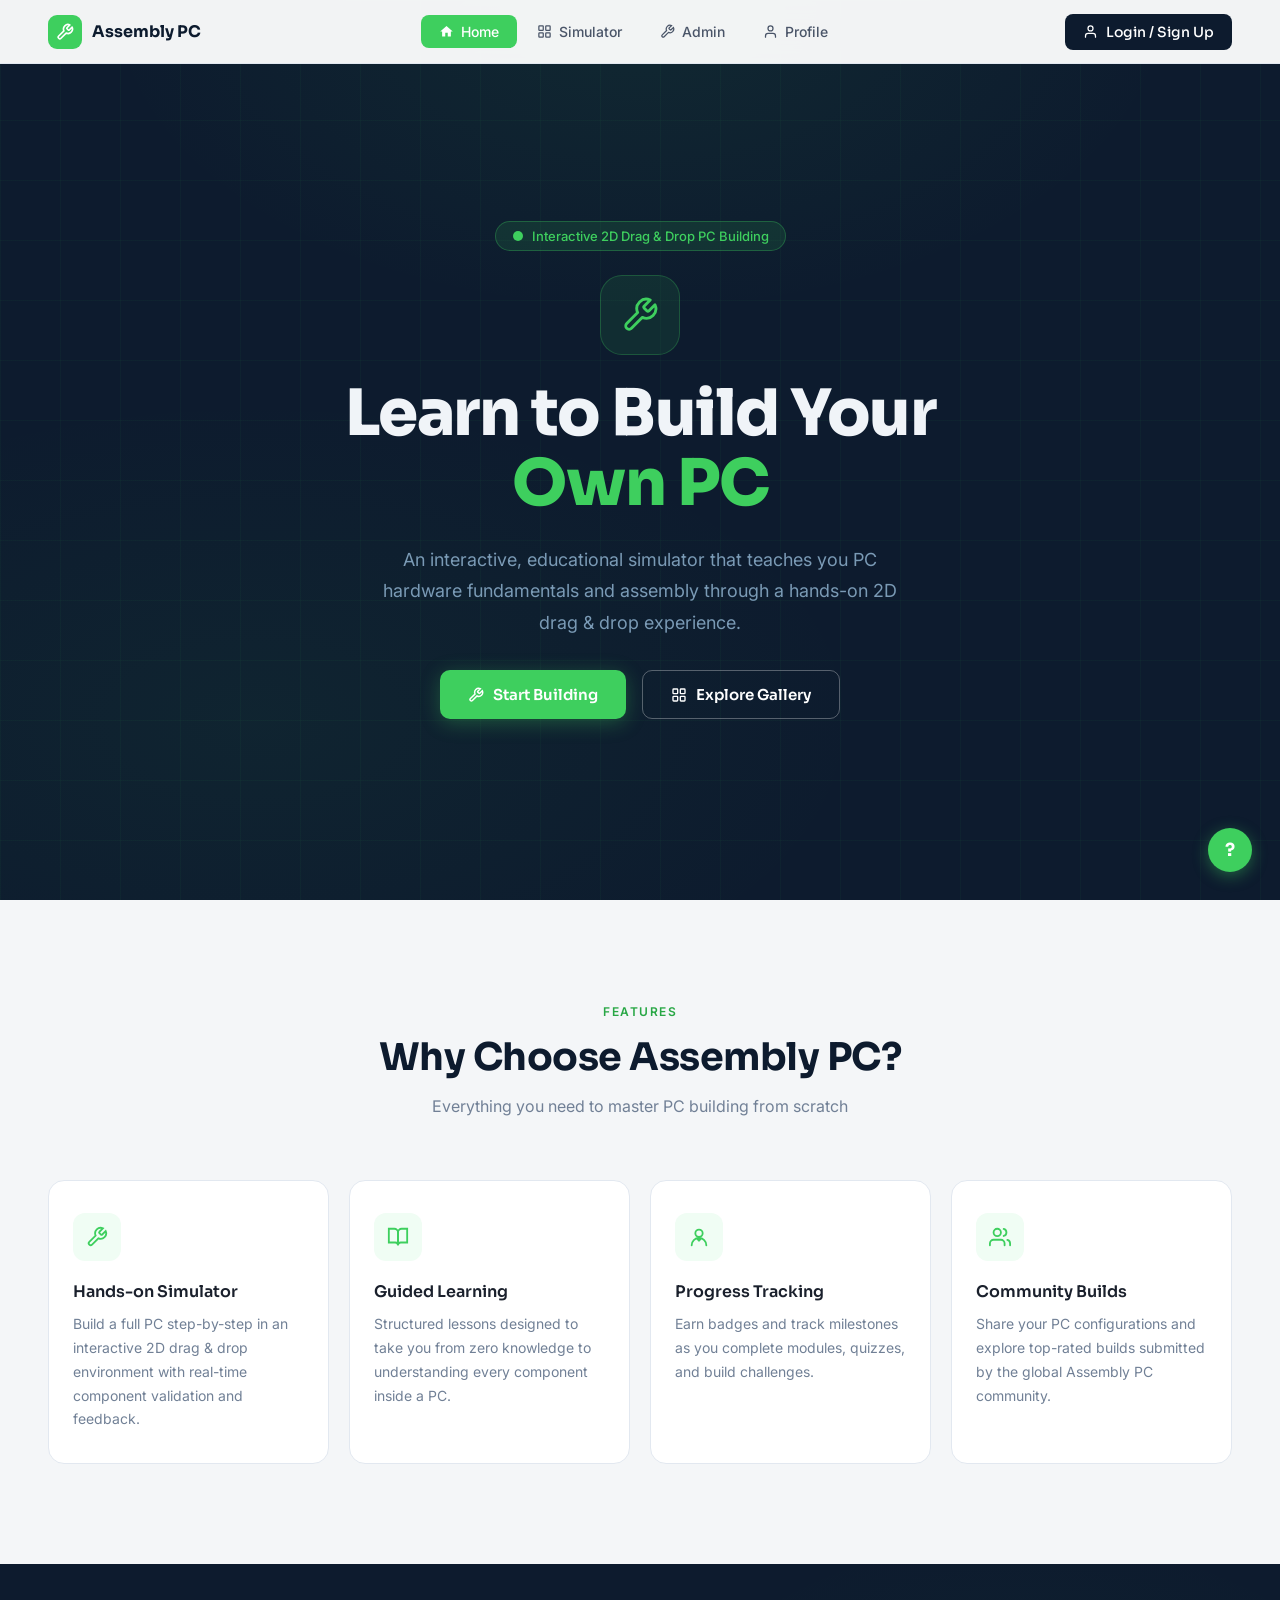
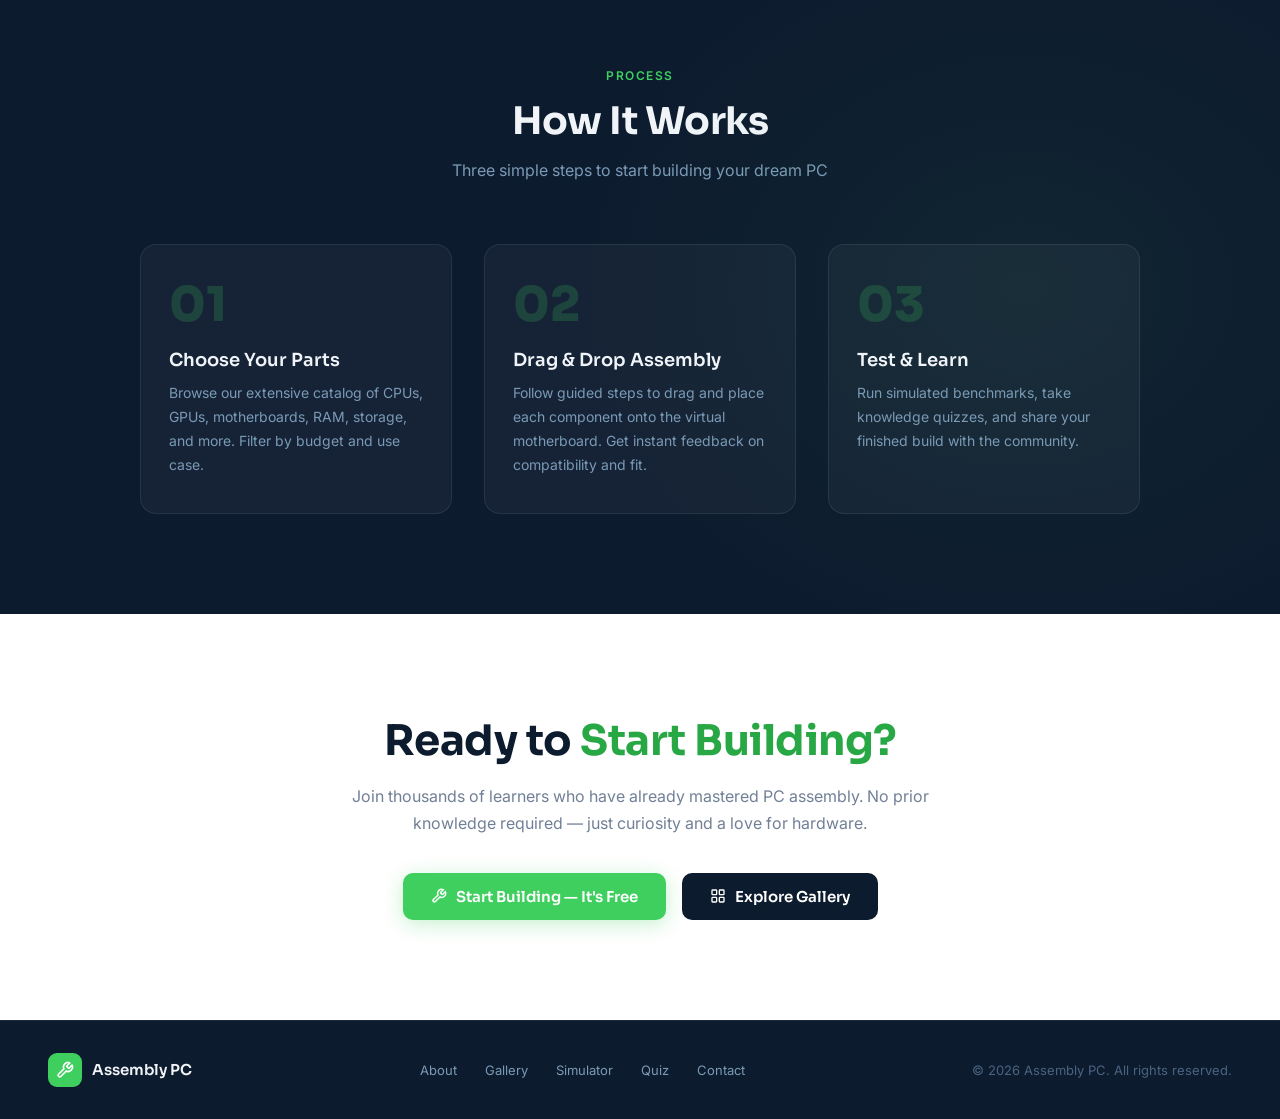
<file: backend/templates/assembly-pc-homepage.html>
<!DOCTYPE html>
<html lang="en">
<head>
  <meta charset="UTF-8" />
  <meta name="viewport" content="width=device-width, initial-scale=1.0" />
  <title>Assembly PC — Learn to Build Your Own PCs</title>
  <link href="https://fonts.googleapis.com/css2?family=Sora:wght@400;500;600;700;800&family=Inter:wght@400;500&display=swap" rel="stylesheet" />
  <style>
    *, *::before, *::after { margin: 0; padding: 0; box-sizing: border-box; }

    :root {
      --green: #3ecf5e;
      --green-dark: #28a745;
      --green-dim: rgba(62, 207, 94, 0.12);
      --navy: #0d1b2e;
      --navy-mid: #112240;
      --navy-light: #1a2f4a;
      --text-white: #f0f4f8;
      --text-muted: #7a9ab5;
      --bg-light: #f4f6f8;
      --card-bg: #ffffff;
      --border: #e2e8f0;
    }

    html { scroll-behavior: smooth; }

    body {
      font-family: 'Inter', sans-serif;
      background: #fff;
      color: #1a202c;
      overflow-x: hidden;
    }

    /* ── NAV ── */
    nav {
      position: fixed;
      top: 0; left: 0; right: 0;
      z-index: 100;
      background: rgba(255,255,255,0.95);
      backdrop-filter: blur(12px);
      border-bottom: 1px solid var(--border);
      display: flex;
      align-items: center;
      justify-content: space-between;
      padding: 0 48px;
      height: 64px;
    }

    .nav-logo {
      display: flex;
      align-items: center;
      gap: 10px;
      text-decoration: none;
      color: #0d1b2e;
    }

    .logo-box {
      width: 34px; height: 34px;
      background: var(--green);
      border-radius: 9px;
      display: flex; align-items: center; justify-content: center;
    }

    .logo-box svg { width: 18px; height: 18px; }

    .logo-name {
      font-family: 'Sora', sans-serif;
      font-weight: 700;
      font-size: 16px;
      color: #0d1b2e;
    }

    .nav-links {
      display: flex;
      align-items: center;
      gap: 2px;
    }

    .nav-link {
      display: flex;
      align-items: center;
      gap: 7px;
      padding: 8px 18px;
      border-radius: 8px;
      font-size: 14px;
      font-weight: 500;
      color: #4a5568;
      text-decoration: none;
      transition: background 0.15s, color 0.15s;
    }

    .nav-link svg { width: 15px; height: 15px; flex-shrink: 0; }
    .nav-link:hover { background: #f0fdf4; color: #1a202c; }
    .nav-link.active { background: var(--green); color: #fff; }
    .nav-link.active:hover { background: var(--green-dark); }

    .nav-guest {
      font-size: 14px;
      color: #a0aec0;
      font-weight: 400;
    }

    /* ── HERO ── */
    .hero {
      background: var(--navy);
      min-height: 100vh;
      display: flex;
      align-items: center;
      justify-content: center;
      flex-direction: column;
      text-align: center;
      padding: 120px 48px 80px;
      position: relative;
      overflow: hidden;
    }

    .hero::before {
      content: '';
      position: absolute;
      inset: 0;
      background:
        radial-gradient(ellipse 60% 50% at 50% 0%, rgba(62,207,94,0.08) 0%, transparent 70%),
        radial-gradient(ellipse 80% 60% at 20% 80%, rgba(62,207,94,0.05) 0%, transparent 60%);
      pointer-events: none;
    }

    /* subtle grid lines */
    .hero::after {
      content: '';
      position: absolute;
      inset: 0;
      background-image:
        linear-gradient(rgba(62,207,94,0.04) 1px, transparent 1px),
        linear-gradient(90deg, rgba(62,207,94,0.04) 1px, transparent 1px);
      background-size: 60px 60px;
      pointer-events: none;
    }

    .hero-inner {
      position: relative;
      z-index: 2;
      display: flex;
      flex-direction: column;
      align-items: center;
      gap: 24px;
      animation: fadeUp 0.8s ease both;
    }

    @keyframes fadeUp {
      from { opacity: 0; transform: translateY(28px); }
      to   { opacity: 1; transform: translateY(0); }
    }

    .hero-badge {
      display: inline-flex;
      align-items: center;
      gap: 8px;
      background: rgba(62,207,94,0.12);
      border: 1px solid rgba(62,207,94,0.3);
      color: var(--green);
      font-size: 13px;
      font-weight: 500;
      padding: 6px 16px;
      border-radius: 100px;
      animation: fadeUp 0.8s 0.1s ease both;
    }

    .hero-icon-wrap {
      width: 80px; height: 80px;
      background: rgba(62,207,94,0.1);
      border: 1.5px solid rgba(62,207,94,0.25);
      border-radius: 22px;
      display: flex; align-items: center; justify-content: center;
      animation: fadeUp 0.8s 0.15s ease both;
    }

    .hero-icon-wrap svg { width: 38px; height: 38px; }

    .hero h1 {
      font-family: 'Sora', sans-serif;
      font-size: 64px;
      font-weight: 800;
      color: var(--text-white);
      line-height: 1.1;
      max-width: 780px;
      letter-spacing: -1.5px;
      animation: fadeUp 0.8s 0.2s ease both;
    }

    .hero h1 span { color: var(--green); }

    .hero p {
      font-size: 18px;
      color: var(--text-muted);
      max-width: 540px;
      line-height: 1.75;
      animation: fadeUp 0.8s 0.3s ease both;
    }

    .hero-btns {
      display: flex;
      gap: 16px;
      margin-top: 8px;
      animation: fadeUp 0.8s 0.4s ease both;
    }

    .btn-primary {
      display: inline-flex;
      align-items: center;
      gap: 9px;
      background: var(--green);
      color: #fff;
      border: none;
      padding: 14px 28px;
      border-radius: 10px;
      font-size: 15px;
      font-weight: 600;
      font-family: 'Sora', sans-serif;
      cursor: pointer;
      text-decoration: none;
      transition: background 0.2s, transform 0.15s, box-shadow 0.2s;
      box-shadow: 0 4px 20px rgba(62,207,94,0.3);
    }

    .btn-primary:hover {
      background: var(--green-dark);
      transform: translateY(-1px);
      box-shadow: 0 6px 28px rgba(62,207,94,0.4);
    }

    .btn-secondary {
      display: inline-flex;
      align-items: center;
      gap: 9px;
      background: transparent;
      color: #fff;
      border: 1.5px solid rgba(255,255,255,0.3);
      padding: 14px 28px;
      border-radius: 10px;
      font-size: 15px;
      font-weight: 600;
      font-family: 'Sora', sans-serif;
      cursor: pointer;
      text-decoration: none;
      transition: border-color 0.2s, background 0.2s, transform 0.15s;
    }

    .btn-secondary:hover {
      border-color: rgba(255,255,255,0.6);
      background: rgba(255,255,255,0.06);
      transform: translateY(-1px);
    }

    .btn-primary svg, .btn-secondary svg { width: 16px; height: 16px; flex-shrink: 0; }



    /* ── FEATURES ── */
    .features {
      background: var(--bg-light);
      padding: 100px 48px;
    }

    .section-header {
      text-align: center;
      margin-bottom: 60px;
    }

    .section-label {
      display: inline-block;
      font-size: 12px;
      font-weight: 600;
      letter-spacing: 1.5px;
      text-transform: uppercase;
      color: var(--green-dark);
      margin-bottom: 14px;
    }

    .section-header h2 {
      font-family: 'Sora', sans-serif;
      font-size: 38px;
      font-weight: 700;
      color: #0d1b2e;
      letter-spacing: -0.5px;
      margin-bottom: 12px;
    }

    .section-header p {
      font-size: 16px;
      color: #718096;
      max-width: 480px;
      margin: 0 auto;
      line-height: 1.7;
    }

    .cards-grid {
      display: grid;
      grid-template-columns: repeat(4, 1fr);
      gap: 20px;
      max-width: 1200px;
      margin: 0 auto;
    }

    .feature-card {
      background: var(--card-bg);
      border: 1px solid var(--border);
      border-radius: 16px;
      padding: 32px 24px;
      transition: transform 0.2s, box-shadow 0.2s, border-color 0.2s;
    }

    .feature-card:hover {
      transform: translateY(-4px);
      box-shadow: 0 12px 40px rgba(0,0,0,0.08);
      border-color: rgba(62,207,94,0.3);
    }

    .card-icon-wrap {
      width: 48px; height: 48px;
      background: #f0fdf4;
      border-radius: 12px;
      display: flex; align-items: center; justify-content: center;
      margin-bottom: 20px;
    }

    .card-icon-wrap svg { width: 22px; height: 22px; }

    .feature-card h3 {
      font-family: 'Sora', sans-serif;
      font-size: 16px;
      font-weight: 600;
      color: #1a202c;
      margin-bottom: 10px;
    }

    .feature-card p {
      font-size: 14px;
      color: #718096;
      line-height: 1.7;
    }

    /* ── HOW IT WORKS ── */
    .how-it-works {
      background: var(--navy);
      padding: 100px 48px;
      position: relative;
      overflow: hidden;
    }

    .how-it-works::before {
      content: '';
      position: absolute;
      inset: 0;
      background: radial-gradient(ellipse 50% 80% at 80% 50%, rgba(62,207,94,0.06) 0%, transparent 70%);
      pointer-events: none;
    }

    .how-it-works .section-header h2 { color: var(--text-white); }
    .how-it-works .section-header p { color: var(--text-muted); }

    .steps-grid {
      display: grid;
      grid-template-columns: repeat(3, 1fr);
      gap: 32px;
      max-width: 1000px;
      margin: 0 auto;
      position: relative;
      z-index: 2;
    }

    .step-card {
      background: rgba(255,255,255,0.04);
      border: 1px solid rgba(255,255,255,0.08);
      border-radius: 16px;
      padding: 36px 28px;
      transition: border-color 0.2s, background 0.2s;
    }

    .step-card:hover {
      border-color: rgba(62,207,94,0.3);
      background: rgba(62,207,94,0.04);
    }

    .step-number {
      font-family: 'Sora', sans-serif;
      font-size: 48px;
      font-weight: 800;
      color: rgba(62,207,94,0.2);
      line-height: 1;
      margin-bottom: 20px;
    }

    .step-card h3 {
      font-family: 'Sora', sans-serif;
      font-size: 18px;
      font-weight: 600;
      color: var(--text-white);
      margin-bottom: 10px;
    }

    .step-card p {
      font-size: 14px;
      color: var(--text-muted);
      line-height: 1.7;
    }

    /* ── CTA ── */
    .cta-section {
      background: #fff;
      padding: 100px 48px;
      text-align: center;
    }

    .cta-inner {
      max-width: 640px;
      margin: 0 auto;
    }

    .cta-inner h2 {
      font-family: 'Sora', sans-serif;
      font-size: 42px;
      font-weight: 700;
      color: #0d1b2e;
      margin-bottom: 16px;
      letter-spacing: -0.5px;
    }

    .cta-inner h2 span { color: var(--green-dark); }

    .cta-inner p {
      font-size: 16px;
      color: #718096;
      line-height: 1.7;
      margin-bottom: 36px;
    }

    .cta-btns {
      display: flex;
      gap: 16px;
      justify-content: center;
    }

    .btn-dark {
      display: inline-flex;
      align-items: center;
      gap: 9px;
      background: var(--navy);
      color: #fff;
      border: none;
      padding: 14px 28px;
      border-radius: 10px;
      font-size: 15px;
      font-weight: 600;
      font-family: 'Sora', sans-serif;
      cursor: pointer;
      text-decoration: none;
      transition: background 0.2s, transform 0.15s;
    }

    .btn-dark:hover { background: #1a2f4a; transform: translateY(-1px); }
    .btn-dark svg { width: 16px; height: 16px; }

    /* ── FOOTER ── */
    footer {
      background: var(--navy);
      border-top: 1px solid rgba(255,255,255,0.07);
      padding: 32px 48px;
      display: flex;
      align-items: center;
      justify-content: space-between;
    }

    .footer-logo {
      display: flex;
      align-items: center;
      gap: 10px;
      text-decoration: none;
    }

    .footer-logo-name {
      font-family: 'Sora', sans-serif;
      font-weight: 600;
      font-size: 15px;
      color: var(--text-white);
    }

    .footer-links {
      display: flex;
      gap: 28px;
    }

    .footer-links a {
      font-size: 13px;
      color: var(--text-muted);
      text-decoration: none;
      transition: color 0.15s;
    }

    .footer-links a:hover { color: var(--green); }

    .footer-copy {
      font-size: 13px;
      color: #4a6480;
    }

    /* ── NAV AUTH BUTTON ── */
    .nav-auth-btn {
      display: inline-flex;
      align-items: center;
      gap: 8px;
      background: var(--navy);
      color: #fff;
      border: none;
      padding: 9px 18px;
      border-radius: 8px;
      font-size: 14px;
      font-weight: 500;
      font-family: 'Sora', sans-serif;
      cursor: pointer;
      transition: background 0.15s, transform 0.15s;
    }
    .nav-auth-btn:hover { background: var(--navy-light); transform: translateY(-1px); }

    /* ── MODAL OVERLAY ── */
    .modal-overlay {
      position: fixed;
      inset: 0;
      z-index: 999;
      background: rgba(13, 27, 46, 0.7);
      backdrop-filter: blur(6px);
      display: flex;
      align-items: center;
      justify-content: center;
      opacity: 0;
      pointer-events: none;
      transition: opacity 0.25s ease;
    }
    .modal-overlay.open {
      opacity: 1;
      pointer-events: all;
    }

    /* ── MODAL BOX ── */
    .modal-box {
      background: #fff;
      border-radius: 20px;
      padding: 40px 44px;
      width: 100%;
      max-width: 440px;
      position: relative;
      transform: translateY(20px) scale(0.97);
      transition: transform 0.3s cubic-bezier(0.34, 1.56, 0.64, 1);
      box-shadow: 0 24px 60px rgba(0,0,0,0.18);
    }
    .modal-overlay.open .modal-box {
      transform: translateY(0) scale(1);
    }

    .modal-close {
      position: absolute;
      top: 16px; right: 16px;
      width: 32px; height: 32px;
      border-radius: 8px;
      border: none;
      background: #f4f6f8;
      color: #718096;
      cursor: pointer;
      display: flex; align-items: center; justify-content: center;
      transition: background 0.15s, color 0.15s;
    }
    .modal-close:hover { background: #e2e8f0; color: #1a202c; }

    .modal-logo {
      display: flex;
      align-items: center;
      gap: 10px;
      margin-bottom: 24px;
    }

    /* ── TABS ── */
    .modal-tabs {
      display: flex;
      background: #f4f6f8;
      border-radius: 10px;
      padding: 4px;
      margin-bottom: 28px;
    }
    .modal-tab {
      flex: 1;
      padding: 9px;
      border: none;
      background: transparent;
      border-radius: 7px;
      font-size: 14px;
      font-weight: 600;
      font-family: 'Sora', sans-serif;
      color: #718096;
      cursor: pointer;
      transition: background 0.2s, color 0.2s, box-shadow 0.2s;
    }
    .modal-tab.active {
      background: #fff;
      color: #0d1b2e;
      box-shadow: 0 1px 4px rgba(0,0,0,0.1);
    }

    /* ── FORM ── */
    .modal-title-block { margin-bottom: 24px; }
    .modal-title-block h2 {
      font-family: 'Sora', sans-serif;
      font-size: 22px;
      font-weight: 700;
      color: #0d1b2e;
      margin-bottom: 4px;
    }
    .modal-title-block p { font-size: 14px; color: #718096; }

    .modal-form.hidden { display: none; }

    .form-group {
      margin-bottom: 16px;
    }
    .form-group label {
      display: block;
      font-size: 13px;
      font-weight: 500;
      color: #4a5568;
      margin-bottom: 6px;
    }
    .input-wrap {
      position: relative;
      display: flex;
      align-items: center;
    }
    .input-wrap svg:first-child {
      position: absolute;
      left: 12px;
      color: #a0aec0;
      pointer-events: none;
      flex-shrink: 0;
    }
    .input-wrap input {
      width: 100%;
      padding: 11px 14px 11px 38px;
      border: 1.5px solid var(--border);
      border-radius: 9px;
      font-size: 14px;
      font-family: 'Inter', sans-serif;
      color: #1a202c;
      background: #fff;
      outline: none;
      transition: border-color 0.15s, box-shadow 0.15s;
    }
    .input-wrap input:focus {
      border-color: var(--green);
      box-shadow: 0 0 0 3px rgba(62,207,94,0.12);
    }
    .input-wrap input::placeholder { color: #cbd5e0; }

    .toggle-pass {
      position: absolute;
      right: 12px;
      background: none;
      border: none;
      cursor: pointer;
      color: #a0aec0;
      padding: 0;
      display: flex;
      align-items: center;
      transition: color 0.15s;
    }
    .toggle-pass:hover { color: #4a5568; }

    .form-row {
      display: flex;
      align-items: center;
      justify-content: space-between;
      margin-bottom: 20px;
    }
    .form-row-half {
      display: grid;
      grid-template-columns: 1fr 1fr;
      gap: 12px;
    }
    .checkbox-label {
      display: flex;
      align-items: center;
      gap: 8px;
      font-size: 13px;
      color: #4a5568;
      cursor: pointer;
    }
    .checkbox-label input[type="checkbox"] {
      width: 15px; height: 15px;
      accent-color: var(--green);
      cursor: pointer;
    }
    .forgot-link {
      font-size: 13px;
      color: var(--green-dark);
      text-decoration: none;
      font-weight: 500;
    }
    .forgot-link:hover { text-decoration: underline; }

    .btn-modal-submit {
      width: 100%;
      display: flex;
      align-items: center;
      justify-content: center;
      gap: 9px;
      background: var(--green);
      color: #fff;
      border: none;
      padding: 13px;
      border-radius: 10px;
      font-size: 15px;
      font-weight: 600;
      font-family: 'Sora', sans-serif;
      cursor: pointer;
      margin-top: 4px;
      transition: background 0.2s, transform 0.15s, box-shadow 0.2s;
      box-shadow: 0 4px 16px rgba(62,207,94,0.3);
    }
    .btn-modal-submit:hover {
      background: var(--green-dark);
      transform: translateY(-1px);
      box-shadow: 0 6px 22px rgba(62,207,94,0.4);
    }

    .modal-switch {
      text-align: center;
      font-size: 13px;
      color: #718096;
      margin-top: 18px;
    }
    .modal-switch a {
      color: var(--green-dark);
      font-weight: 600;
      text-decoration: none;
    }
    .modal-switch a:hover { text-decoration: underline; }

    /* ── ROLE SELECTION ── */
    .role-cards {
      display: flex;
      flex-direction: column;
      gap: 12px;
    }
    .role-card {
      display: flex;
      align-items: center;
      gap: 16px;
      padding: 18px 20px;
      border: 1.5px solid var(--border);
      border-radius: 14px;
      background: #fff;
      cursor: pointer;
      text-align: left;
      transition: border-color 0.2s, background 0.2s, transform 0.15s, box-shadow 0.2s;
      width: 100%;
    }
    .role-card:hover {
      border-color: var(--green);
      background: #f0fdf4;
      transform: translateY(-2px);
      box-shadow: 0 6px 20px rgba(62,207,94,0.12);
    }
    .role-icon {
      width: 52px; height: 52px;
      border-radius: 12px;
      display: flex; align-items: center; justify-content: center;
      flex-shrink: 0;
    }
    .role-icon-student { background: #e8f5e9; color: #28a745; }
    .role-icon-instructor { background: #e3f2fd; color: #1565c0; }
    .role-label {
      font-family: 'Sora', sans-serif;
      font-size: 16px;
      font-weight: 700;
      color: #0d1b2e;
      line-height: 1;
      margin-bottom: 4px;
    }
    .role-desc {
      font-size: 13px;
      color: #718096;
      line-height: 1.4;
    }
    .role-card > div:not(.role-icon):not(.role-arrow) {
      flex: 1;
    }
    .role-arrow {
      color: #a0aec0;
      flex-shrink: 0;
      transition: transform 0.15s, color 0.15s;
    }
    .role-card:hover .role-arrow { transform: translateX(3px); color: var(--green); }

    /* ── FORM TOPBAR ── */
    .form-topbar {
      display: flex;
      align-items: center;
      justify-content: space-between;
      margin-bottom: 20px;
    }
    .back-btn {
      display: inline-flex;
      align-items: center;
      gap: 6px;
      background: #f4f6f8;
      border: none;
      border-radius: 8px;
      padding: 7px 14px;
      font-size: 13px;
      font-weight: 500;
      color: #4a5568;
      cursor: pointer;
      font-family: 'Inter', sans-serif;
      transition: background 0.15s, color 0.15s;
    }
    .back-btn:hover { background: #e2e8f0; color: #1a202c; }
    .role-badge {
      font-size: 12px;
      font-weight: 600;
      padding: 5px 12px;
      border-radius: 100px;
    }
    .role-badge.student { background: #e8f5e9; color: #1a6b2f; }
    .role-badge.instructor { background: #e3f2fd; color: #1040a0; }

    /* ── FLOATING HELP ── */
    .help-btn {
      position: fixed;
      bottom: 28px; right: 28px;
      width: 44px; height: 44px;
      background: var(--green);
      border-radius: 50%;
      display: flex; align-items: center; justify-content: center;
      cursor: pointer;
      box-shadow: 0 4px 16px rgba(62,207,94,0.4);
      z-index: 200;
      border: none;
      transition: transform 0.2s, box-shadow 0.2s;
    }
    .help-btn:hover { transform: scale(1.1); box-shadow: 0 6px 24px rgba(62,207,94,0.5); }
    .help-btn span { font-family: 'Sora', sans-serif; font-size: 18px; font-weight: 700; color: #fff; line-height: 1; }
  </style>
</head>
<body>
  <nav>
    <a href="/" class="nav-logo">
      <div class="logo-box">
        <svg viewBox="0 0 24 24" fill="none" stroke="#fff" stroke-width="2.2" stroke-linecap="round" stroke-linejoin="round">
          <path d="M14.7 6.3a1 1 0 0 0 0 1.4l1.6 1.6a1 1 0 0 0 1.4 0l3.77-3.77a6 6 0 0 1-7.94 7.94l-6.91 6.91a2.12 2.12 0 0 1-3-3l6.91-6.91a6 6 0 0 1 7.94-7.94l-3.76 3.76z"/>
        </svg>
      </div>
      <span class="logo-name">Assembly PC</span>
    </a>

    <div class="nav-links">
      <a href="/" class="nav-link active">
        <svg viewBox="0 0 24 24" fill="currentColor"><path d="M10 20v-6h4v6h5v-8h3L12 3 2 12h3v8z"/></svg>
        Home
      </a>
      <a href="/simulator" class="nav-link">
        <svg viewBox="0 0 24 24" fill="none" stroke="currentColor" stroke-width="2" stroke-linecap="round"><rect x="3" y="3" width="7" height="7" rx="1"/><rect x="14" y="3" width="7" height="7" rx="1"/><rect x="14" y="14" width="7" height="7" rx="1"/><rect x="3" y="14" width="7" height="7" rx="1"/></svg>
        Simulator
      </a>
      <a href="/admin/login?back=/" class="nav-link">
        <svg viewBox="0 0 24 24" fill="none" stroke="currentColor" stroke-width="2" stroke-linecap="round"><path d="M14.7 6.3a1 1 0 0 0 0 1.4l1.6 1.6a1 1 0 0 0 1.4 0l3.77-3.77a6 6 0 0 1-7.94 7.94l-6.91 6.91a2.12 2.12 0 0 1-3-3l6.91-6.91a6 6 0 0 1 7.94-7.94l-3.76 3.76z"/></svg>
        Admin
      </a>
      <a href="/profile" class="nav-link">
        <svg viewBox="0 0 24 24" fill="none" stroke="currentColor" stroke-width="2" stroke-linecap="round"><path d="M20 21v-2a4 4 0 0 0-4-4H8a4 4 0 0 0-4 4v2"/><circle cx="12" cy="7" r="4"/></svg>
        Profile
      </a>
    </div>

    <button class="nav-auth-btn" onclick="openModal('login')">
      <svg width="15" height="15" viewBox="0 0 24 24" fill="none" stroke="currentColor" stroke-width="2" stroke-linecap="round"><path d="M20 21v-2a4 4 0 0 0-4-4H8a4 4 0 0 0-4 4v2"/><circle cx="12" cy="7" r="4"/></svg>
      Login / Sign Up
    </button>
  </nav>

  <!-- ── AUTH MODAL ── -->
  <div class="modal-overlay" id="authModal" onclick="handleOverlayClick(event)">
    <div class="modal-box" id="modalBox">

      <button class="modal-close" onclick="closeModal()" title="Close">
        <svg width="16" height="16" viewBox="0 0 24 24" fill="none" stroke="currentColor" stroke-width="2.5" stroke-linecap="round"><line x1="18" y1="6" x2="6" y2="18"/><line x1="6" y1="6" x2="18" y2="18"/></svg>
      </button>

      <!-- Logo -->
      <div class="modal-logo">
        <div class="logo-box">
          <svg viewBox="0 0 24 24" fill="none" stroke="#fff" stroke-width="2.2" stroke-linecap="round" stroke-linejoin="round" width="18" height="18">
            <path d="M14.7 6.3a1 1 0 0 0 0 1.4l1.6 1.6a1 1 0 0 0 1.4 0l3.77-3.77a6 6 0 0 1-7.94 7.94l-6.91 6.91a2.12 2.12 0 0 1-3-3l6.91-6.91a6 6 0 0 1 7.94-7.94l-3.76 3.76z"/>
          </svg>
        </div>
        <span class="logo-name">Assembly PC</span>
      </div>

      <!-- ── STEP 1: Role Selection ── -->
      <div id="step-role">
        <div class="modal-title-block" style="text-align:center; margin-bottom: 28px;">
          <h2>Who are you?</h2>
          <p>Choose your role to get started</p>
        </div>
        <div class="role-cards">
          <button class="role-card" onclick="selectRole('student')">
            <div class="role-icon role-icon-student">
              <svg width="28" height="28" viewBox="0 0 24 24" fill="none" stroke="currentColor" stroke-width="1.8" stroke-linecap="round">
                <path d="M22 10v6M2 10l10-5 10 5-10 5z"/>
                <path d="M6 12v5c3 3 9 3 12 0v-5"/>
              </svg>
            </div>
            <div class="role-label">Student</div>
            <div class="role-desc">Learn to build PCs through guided lessons and simulations</div>
            <div class="role-arrow">
              <svg width="16" height="16" viewBox="0 0 24 24" fill="none" stroke="currentColor" stroke-width="2.2" stroke-linecap="round"><path d="M5 12h14M12 5l7 7-7 7"/></svg>
            </div>
          </button>
          <button class="role-card" onclick="selectRole('instructor')">
            <div class="role-icon role-icon-instructor">
              <svg width="28" height="28" viewBox="0 0 24 24" fill="none" stroke="currentColor" stroke-width="1.8" stroke-linecap="round">
                <rect x="2" y="3" width="20" height="14" rx="2"/>
                <path d="M8 21h8M12 17v4"/>
                <path d="M7 8h10M7 11h6"/>
              </svg>
            </div>
            <div class="role-label">Instructor</div>
            <div class="role-desc">Manage classes, track student progress and create assignments</div>
            <div class="role-arrow">
              <svg width="16" height="16" viewBox="0 0 24 24" fill="none" stroke="currentColor" stroke-width="2.2" stroke-linecap="round"><path d="M5 12h14M12 5l7 7-7 7"/></svg>
            </div>
          </button>
        </div>
      </div>

      <!-- ── STEP 2: Login / Sign Up Forms ── -->
      <div id="step-forms" class="hidden">

        <!-- Back button + role badge -->
        <div class="form-topbar">
          <button class="back-btn" onclick="goBack()">
            <svg width="14" height="14" viewBox="0 0 24 24" fill="none" stroke="currentColor" stroke-width="2.5" stroke-linecap="round"><path d="M19 12H5M12 19l-7-7 7-7"/></svg>
            Back
          </button>
          <span class="role-badge" id="roleBadge"></span>
        </div>

        <!-- Tab Switcher -->
        <div class="modal-tabs">
          <button class="modal-tab active" id="tab-login" onclick="switchTab('login')">Login</button>
          <button class="modal-tab" id="tab-signup" onclick="switchTab('signup')">Sign Up</button>
        </div>

        <!-- ── LOGIN FORM ── -->
        <div class="modal-form" id="form-login">
          <div class="modal-title-block">
            <h2 id="login-title">Welcome back</h2>
            <p id="login-sub">Sign in to continue building</p>
          </div>
          <div class="form-group" id="login-studentid" style="display:none;">
            <label>Student ID</label>
            <div class="input-wrap">
              <svg width="15" height="15" viewBox="0 0 24 24" fill="none" stroke="currentColor" stroke-width="2" stroke-linecap="round"><rect x="2" y="7" width="20" height="14" rx="2"/></svg>
              <input id="login-studentid-input" type="text" placeholder="e.g. STU-2024-0012" />
            </div>
          </div>

          <div class="form-group" id="login-email-group" style="display:none;">
            <label>Institutional Email</label>
            <div class="input-wrap">
              <svg width="15" height="15" viewBox="0 0 24 24" fill="none" stroke="currentColor" stroke-width="2" stroke-linecap="round"><rect x="2" y="4" width="20" height="16" rx="2"/><path d="m22 7-8.97 5.7a1.94 1.94 0 0 1-2.06 0L2 7"/></svg>
              <input id="login-email" type="email" placeholder="you@lnu.edu.ph" />
            </div>
          </div>
          <!-- Instructor employee ID removed per requirements -->
          <div class="form-group">
            <label>Password</label>
            <div class="input-wrap">
              <svg width="15" height="15" viewBox="0 0 24 24" fill="none" stroke="currentColor" stroke-width="2" stroke-linecap="round"><rect x="3" y="11" width="18" height="11" rx="2"/><path d="M7 11V7a5 5 0 0 1 10 0v4"/></svg>
              <input type="password" placeholder="••••••••" id="login-pass" />
              <button class="toggle-pass" onclick="togglePass('login-pass',this)" tabindex="-1" type="button">
                <svg width="14" height="14" viewBox="0 0 24 24" fill="none" stroke="currentColor" stroke-width="2" stroke-linecap="round"><path d="M1 12s4-8 11-8 11 8 11 8-4 8-11 8-11-8-11-8z"/><circle cx="12" cy="12" r="3"/></svg>
              </button>
            </div>
          </div>
          <div class="form-row">
            <label class="checkbox-label"><input type="checkbox" /> Remember me</label>
            <a href="#" class="forgot-link">Forgot password?</a>
          </div>
          <button class="btn-modal-submit" id="login-submit-btn" style="display:none;">
            <svg width="15" height="15" viewBox="0 0 24 24" fill="none" stroke="currentColor" stroke-width="2.2" stroke-linecap="round"><path d="M15 3h4a2 2 0 0 1 2 2v14a2 2 0 0 1-2 2h-4"/><polyline points="10 17 15 12 10 7"/><line x1="15" y1="12" x2="3" y2="12"/></svg>
            Sign In
          </button>
          <p class="modal-switch">Don't have an account? <a href="#" onclick="switchTab('signup'); return false;">Sign up free</a></p>
        </div>

        <!-- ── SIGN UP FORM ── -->
        <div class="modal-form hidden" id="form-signup">
          <div class="modal-title-block">
            <h2 id="signup-title">Create your account</h2>
            <p id="signup-sub">Start building your PC knowledge today</p>
          </div>
          <div class="form-row-half">
            <div class="form-group">
              <label>First name</label>
              <div class="input-wrap">
                <svg width="15" height="15" viewBox="0 0 24 24" fill="none" stroke="currentColor" stroke-width="2" stroke-linecap="round"><path d="M20 21v-2a4 4 0 0 0-4-4H8a4 4 0 0 0-4 4v2"/><circle cx="12" cy="7" r="4"/></svg>
                <input type="text" placeholder="Juan" />
              </div>
            </div>
            <div class="form-group">
              <label>Last name</label>
              <div class="input-wrap">
                <input type="text" placeholder="Dela Cruz" style="padding-left:14px;" />
              </div>
            </div>
          </div>
          <div class="form-group">
            <label>Email address</label>
            <div class="input-wrap">
              <svg width="15" height="15" viewBox="0 0 24 24" fill="none" stroke="currentColor" stroke-width="2" stroke-linecap="round"><rect x="2" y="4" width="20" height="16" rx="2"/><path d="m22 7-8.97 5.7a1.94 1.94 0 0 1-2.06 0L2 7"/></svg>
              <input id="signup-email" type="email" placeholder="you@example.com" disabled />
            </div>
          </div>
          <!-- Student-only: Student ID -->
          <div class="form-group" id="signup-studentid" style="display:none;">
            <label>Student ID</label>
            <div class="input-wrap">
              <svg width="15" height="15" viewBox="0 0 24 24" fill="none" stroke="currentColor" stroke-width="2" stroke-linecap="round"><rect x="2" y="7" width="20" height="14" rx="2"/><path d="M16 7V5a2 2 0 0 0-4 0v2M12 12v4M10 14h4"/></svg>
              <input id="signup-studentid-input" type="text" placeholder="e.g. STU-2024-0012" disabled />
            </div>
          </div>
          <!-- Instructor employee ID removed per requirements -->
          <div class="form-group instructor-only hidden" id="signup-dept">
            <label>Department</label>
            <div class="input-wrap">
              <svg width="15" height="15" viewBox="0 0 24 24" fill="none" stroke="currentColor" stroke-width="2" stroke-linecap="round"><path d="M3 9l9-7 9 7v11a2 2 0 0 1-2 2H5a2 2 0 0 1-2-2z"/><polyline points="9 22 9 12 15 12 15 22"/></svg>
              <input type="text" placeholder="e.g. Computer Science" />
            </div>
          </div>
          <div class="form-group">
            <label>Password</label>
            <div class="input-wrap">
              <svg width="15" height="15" viewBox="0 0 24 24" fill="none" stroke="currentColor" stroke-width="2" stroke-linecap="round"><rect x="3" y="11" width="18" height="11" rx="2"/><path d="M7 11V7a5 5 0 0 1 10 0v4"/></svg>
              <input type="password" placeholder="Min. 8 characters" id="signup-pass" />
              <button class="toggle-pass" onclick="togglePass('signup-pass',this)" tabindex="-1" type="button">
                <svg width="14" height="14" viewBox="0 0 24 24" fill="none" stroke="currentColor" stroke-width="2" stroke-linecap="round"><path d="M1 12s4-8 11-8 11 8 11 8-4 8-11 8-11-8-11-8z"/><circle cx="12" cy="12" r="3"/></svg>
              </button>
            </div>
          </div>
          <div class="form-group">
            <label class="checkbox-label" style="align-items:flex-start; gap:10px;">
              <input type="checkbox" style="margin-top:2px; flex-shrink:0;" />
              <span style="font-size:13px; color:#718096; line-height:1.5;">I agree to the <a href="#" style="color:var(--green-dark);">Terms of Service</a> and <a href="#" style="color:var(--green-dark);">Privacy Policy</a></span>
            </label>
          </div>
          <button class="btn-modal-submit" id="signup-submit-btn">
            <svg width="15" height="15" viewBox="0 0 24 24" fill="none" stroke="currentColor" stroke-width="2.2" stroke-linecap="round"><path d="M16 21v-2a4 4 0 0 0-4-4H6a4 4 0 0 0-4 4v2"/><circle cx="9" cy="7" r="4"/><line x1="19" y1="8" x2="19" y2="14"/><line x1="22" y1="11" x2="16" y2="11"/></svg>
            Create Account
          </button>
          <p class="modal-switch">Already have an account? <a href="#" onclick="switchTab('login'); return false;">Sign in</a></p>
        </div>

      </div><!-- /step-forms -->
    </div>
  </div>

  <!-- HERO -->
  <section class="hero">
    <div class="hero-inner">
      <div class="hero-badge">
        <svg width="12" height="12" viewBox="0 0 24 24" fill="currentColor"><circle cx="12" cy="12" r="10"/></svg>
        Interactive 2D Drag &amp; Drop PC Building
      </div>

      <div class="hero-icon-wrap">
        <svg viewBox="0 0 24 24" fill="none" stroke="#3ecf5e" stroke-width="1.8" stroke-linecap="round" stroke-linejoin="round">
          <path d="M14.7 6.3a1 1 0 0 0 0 1.4l1.6 1.6a1 1 0 0 0 1.4 0l3.77-3.77a6 6 0 0 1-7.94 7.94l-6.91 6.91a2.12 2.12 0 0 1-3-3l6.91-6.91a6 6 0 0 1 7.94-7.94l-3.76 3.76z"/>
        </svg>
      </div>

      <h1>Learn to Build Your<br /><span>Own PC</span></h1>

      <p>An interactive, educational simulator that teaches you PC hardware fundamentals and assembly through a hands-on 2D drag &amp; drop experience.</p>

      <div class="hero-btns">
        <a href="/simulator" class="btn-primary">
          <svg viewBox="0 0 24 24" fill="none" stroke="currentColor" stroke-width="2.2" stroke-linecap="round"><path d="M14.7 6.3a1 1 0 0 0 0 1.4l1.6 1.6a1 1 0 0 0 1.4 0l3.77-3.77a6 6 0 0 1-7.94 7.94l-6.91 6.91a2.12 2.12 0 0 1-3-3l6.91-6.91a6 6 0 0 1 7.94-7.94l-3.76 3.76z"/></svg>
          Start Building
        </a>
        <a href="/simulator" class="btn-secondary">
          <svg viewBox="0 0 24 24" fill="none" stroke="currentColor" stroke-width="2" stroke-linecap="round"><rect x="3" y="3" width="7" height="7" rx="1"/><rect x="14" y="3" width="7" height="7" rx="1"/><rect x="14" y="14" width="7" height="7" rx="1"/><rect x="3" y="14" width="7" height="7" rx="1"/></svg>
          Explore Gallery
        </a>
      </div>


    </div>
  </section>

  <!-- FEATURES / WHY CHOOSE -->
  <section class="features" id="features">
    <div class="section-header">
      <span class="section-label">Features</span>
      <h2>Why Choose Assembly PC?</h2>
      <p>Everything you need to master PC building from scratch</p>
    </div>

    <div class="cards-grid">
      <div class="feature-card">
        <div class="card-icon-wrap">
          <svg viewBox="0 0 24 24" fill="none" stroke="#3ecf5e" stroke-width="2" stroke-linecap="round">
            <path d="M14.7 6.3a1 1 0 0 0 0 1.4l1.6 1.6a1 1 0 0 0 1.4 0l3.77-3.77a6 6 0 0 1-7.94 7.94l-6.91 6.91a2.12 2.12 0 0 1-3-3l6.91-6.91a6 6 0 0 1 7.94-7.94l-3.76 3.76z"/>
          </svg>
        </div>
        <h3>Hands-on Simulator</h3>
        <p>Build a full PC step-by-step in an interactive 2D drag &amp; drop environment with real-time component validation and feedback.</p>
      </div>
      <div class="feature-card">
        <div class="card-icon-wrap">
          <svg viewBox="0 0 24 24" fill="none" stroke="#3ecf5e" stroke-width="2" stroke-linecap="round">
            <path d="M2 3h6a4 4 0 0 1 4 4v14a3 3 0 0 0-3-3H2z"/>
            <path d="M22 3h-6a4 4 0 0 0-4 4v14a3 3 0 0 1 3-3h7z"/>
          </svg>
        </div>
        <h3>Guided Learning</h3>
        <p>Structured lessons designed to take you from zero knowledge to understanding every component inside a PC.</p>
      </div>
      <div class="feature-card">
        <div class="card-icon-wrap">
          <svg viewBox="0 0 24 24" fill="none" stroke="#3ecf5e" stroke-width="2" stroke-linecap="round">
            <circle cx="12" cy="8" r="4"/>
            <path d="M20 21a8 8 0 1 0-16 0"/>
            <path d="M12 12v4m0 0l-2-2m2 2 2-2"/>
          </svg>
        </div>
        <h3>Progress Tracking</h3>
        <p>Earn badges and track milestones as you complete modules, quizzes, and build challenges.</p>
      </div>
      <div class="feature-card">
        <div class="card-icon-wrap">
          <svg viewBox="0 0 24 24" fill="none" stroke="#3ecf5e" stroke-width="2" stroke-linecap="round">
            <path d="M17 21v-2a4 4 0 0 0-4-4H5a4 4 0 0 0-4 4v2"/>
            <circle cx="9" cy="7" r="4"/>
            <path d="M23 21v-2a4 4 0 0 0-3-3.87"/>
            <path d="M16 3.13a4 4 0 0 1 0 7.75"/>
          </svg>
        </div>
        <h3>Community Builds</h3>
        <p>Share your PC configurations and explore top-rated builds submitted by the global Assembly PC community.</p>
      </div>
    </div>
  </section>

  <!-- HOW IT WORKS -->
  <section class="how-it-works" id="how">
    <div class="section-header">
      <span class="section-label" style="color: var(--green);">Process</span>
      <h2>How It Works</h2>
      <p style="color: var(--text-muted);">Three simple steps to start building your dream PC</p>
    </div>

    <div class="steps-grid">
      <div class="step-card">
        <div class="step-number">01</div>
        <h3>Choose Your Parts</h3>
        <p>Browse our extensive catalog of CPUs, GPUs, motherboards, RAM, storage, and more. Filter by budget and use case.</p>
      </div>
      <div class="step-card">
        <div class="step-number">02</div>
        <h3>Drag &amp; Drop Assembly</h3>
        <p>Follow guided steps to drag and place each component onto the virtual motherboard. Get instant feedback on compatibility and fit.</p>
      </div>
      <div class="step-card">
        <div class="step-number">03</div>
        <h3>Test &amp; Learn</h3>
        <p>Run simulated benchmarks, take knowledge quizzes, and share your finished build with the community.</p>
      </div>
    </div>
  </section>

  <!-- CTA -->
  <section class="cta-section">
    <div class="cta-inner">
      <h2>Ready to <span>Start Building?</span></h2>
      <p>Join thousands of learners who have already mastered PC assembly. No prior knowledge required — just curiosity and a love for hardware.</p>
      <div class="cta-btns">
        <a href="/simulator" class="btn-primary">
          <svg viewBox="0 0 24 24" fill="none" stroke="currentColor" stroke-width="2.2" stroke-linecap="round"><path d="M14.7 6.3a1 1 0 0 0 0 1.4l1.6 1.6a1 1 0 0 0 1.4 0l3.77-3.77a6 6 0 0 1-7.94 7.94l-6.91 6.91a2.12 2.12 0 0 1-3-3l6.91-6.91a6 6 0 0 1 7.94-7.94l-3.76 3.76z"/></svg>
          Start Building — It's Free
        </a>
        <a href="/simulator" class="btn-dark">
          <svg viewBox="0 0 24 24" fill="none" stroke="currentColor" stroke-width="2" stroke-linecap="round"><rect x="3" y="3" width="7" height="7" rx="1"/><rect x="14" y="3" width="7" height="7" rx="1"/><rect x="14" y="14" width="7" height="7" rx="1"/><rect x="3" y="14" width="7" height="7" rx="1"/></svg>
          Explore Gallery
        </a>
      </div>
    </div>
  </section>

  <!-- FOOTER -->
  <footer>
    <a href="#" class="footer-logo">
      <div class="logo-box">
        <svg viewBox="0 0 24 24" fill="none" stroke="#fff" stroke-width="2.2" stroke-linecap="round" stroke-linejoin="round" width="18" height="18">
          <path d="M14.7 6.3a1 1 0 0 0 0 1.4l1.6 1.6a1 1 0 0 0 1.4 0l3.77-3.77a6 6 0 0 1-7.94 7.94l-6.91 6.91a2.12 2.12 0 0 1-3-3l6.91-6.91a6 6 0 0 1 7.94-7.94l-3.76 3.76z"/>
        </svg>
      </div>
      <span class="footer-logo-name">Assembly PC</span>
    </a>

    <div class="footer-links">
      <a href="#">About</a>
      <a href="#">Gallery</a>
      <a href="#">Simulator</a>
      <a href="#">Quiz</a>
      <a href="#">Contact</a>
    </div>

    <span class="footer-copy">© 2026 Assembly PC. All rights reserved.</span>
  </footer>

  <!-- FLOATING HELP -->
  <button class="help-btn" title="Help">
    <span>?</span>
  </button>

  <script>
    let currentRole = null;
    // saved node for student-id group so we can remove/restore for instructor flows
    let savedSignupStudentGroup = null;

    const ALLOWED_INSTITUTION_DOMAINS = ['lnu.edu.ph', 'lnu.edu']; // adjust if needed

    function openModal(tab) {
      currentRole = null;
      lockFormInputs(true);
      showStep('role');
      document.getElementById('authModal').classList.add('open');
      document.body.style.overflow = 'hidden';
    }

    function closeModal() {
      document.getElementById('authModal').classList.remove('open');
      document.body.style.overflow = '';
    }

    function handleOverlayClick(e) {
      if (e.target === document.getElementById('authModal')) closeModal();
    }

    function showStep(step) {
      document.getElementById('step-role').classList.toggle('hidden', step !== 'role');
      document.getElementById('step-forms').classList.toggle('hidden', step !== 'forms');
    }

    function lockFormInputs(locked) {
      // Hide/show form input bars and submit buttons until a role is chosen
      document.querySelectorAll('#form-login .form-group, #form-signup .form-group').forEach(el => {
        el.style.display = locked ? 'none' : '';
      });
      const loginBtn = document.getElementById('login-submit-btn');
      const signupBtn = document.getElementById('signup-submit-btn');
      if (loginBtn) loginBtn.style.display = locked ? 'none' : '';
      if (signupBtn) signupBtn.style.display = locked ? 'none' : '';
      // Also toggle disabled state for form controls so users cannot tab into them when locked
      document.querySelectorAll('#form-login input, #form-login button, #form-signup input, #form-signup button').forEach(el => {
        if (el.classList && el.classList.contains('modal-tab')) return;
        el.disabled = locked;
      });
    }

    function selectRole(role) {
      currentRole = role;
      const badge = document.getElementById('roleBadge');
      badge.textContent = role === 'student' ? '🎓 Student' : '🖥️ Instructor';
      badge.className = 'role-badge ' + role;

      if (role === 'student') {
        document.getElementById('login-title').textContent = 'Welcome back, Student';
        document.getElementById('login-sub').textContent = 'Sign in to continue your PC learning journey';
        document.getElementById('signup-title').textContent = 'Join as a Student';
        document.getElementById('signup-sub').textContent = 'Start building your PC knowledge today';
        const signupStudentGroup = document.getElementById('signup-studentid');
        if (signupStudentGroup) {
          signupStudentGroup.style.display = 'block';
          signupStudentGroup.setAttribute('aria-hidden', 'false');
          const sidInput = document.getElementById('signup-studentid-input');
          if (sidInput) { sidInput.disabled = false; sidInput.tabIndex = 0; }
        }
        document.getElementById('signup-dept').style.display = 'none';

        // enable and require student fields; show student login field
        lockFormInputs(false);
        // restore student-id group if it was previously removed for instructor flows
        if (!document.getElementById('signup-studentid') && savedSignupStudentGroup) {
          const parent = document.getElementById('form-signup');
          const before = document.getElementById('signup-dept') || document.getElementById('signup-submit-btn');
          try { parent.insertBefore(savedSignupStudentGroup.cloneNode(true), before); } catch (err) { parent.appendChild(savedSignupStudentGroup.cloneNode(true)); }
          savedSignupStudentGroup = null;
        }
        const sidInput = document.getElementById('signup-studentid-input');
        if (sidInput) sidInput.required = true;
        document.getElementById('signup-email').required = true;
        // login: show student id input only
        const loginSidGroup = document.getElementById('login-studentid');
        if (loginSidGroup) { loginSidGroup.style.display = ''; loginSidGroup.setAttribute('aria-hidden', 'false'); }
        document.getElementById('login-email-group').style.display = 'none';
        document.getElementById('login-studentid-input').required = true;
        document.getElementById('login-email').required = false;
        document.getElementById('login-submit-btn').style.display = '';

        // hide the role selection to free up space
        const roleStep = document.getElementById('step-role');
        if (roleStep) roleStep.style.display = 'none';

        // explicitly disable instructor-only controls so they cannot be focused or edited
        ['login-email', 'signup-dept'].forEach(id => {
          const el = document.getElementById(id);
          if (el) el.disabled = true;
        });

      } else {
        document.getElementById('login-title').textContent = 'Instructor Login';
        document.getElementById('login-sub').textContent = 'Sign in to manage your classes';
        document.getElementById('signup-title').textContent = 'Register as Instructor';
        document.getElementById('signup-sub').textContent = 'Set up your instructor account';
        const signupStudentGroup2 = document.getElementById('signup-studentid');
        if (signupStudentGroup2) {
          signupStudentGroup2.style.display = 'none';
          signupStudentGroup2.setAttribute('aria-hidden', 'true');
          const sidInput2 = document.getElementById('signup-studentid-input');
          if (sidInput2) { sidInput2.disabled = true; sidInput2.tabIndex = -1; }
        }
        document.getElementById('signup-dept').style.display = 'block';

        // enable and require institutional email for instructors; show instructor login email
        lockFormInputs(false);
        const sidInput2 = document.getElementById('signup-studentid-input');
        if (sidInput2) sidInput2.required = false;
        document.getElementById('signup-email').required = true;
        const loginSidGroup2 = document.getElementById('login-studentid');
        if (loginSidGroup2) { loginSidGroup2.style.display = 'none'; loginSidGroup2.setAttribute('aria-hidden', 'true'); const sidInp = document.getElementById('login-studentid-input'); if (sidInp) { sidInp.disabled = true; sidInp.tabIndex = -1; } }
        document.getElementById('login-email-group').style.display = '';
        document.getElementById('login-studentid-input').required = false;
        document.getElementById('login-email').required = true;
        document.getElementById('login-submit-btn').style.display = '';

        // hide the role selection to free up space
        const roleStep2 = document.getElementById('step-role');
        if (roleStep2) roleStep2.style.display = 'none';

        // remove the student-id input group from signup for instructors
        const signupStudentGroupRef = document.getElementById('signup-studentid');
        if (signupStudentGroupRef) {
          savedSignupStudentGroup = signupStudentGroupRef.cloneNode(true);
          signupStudentGroupRef.remove();
        }

        // explicitly disable student-only controls so they cannot be focused or edited
        ['signup-studentid-input', 'login-studentid-input'].forEach(id => {
          const el = document.getElementById(id);
          if (el) el.disabled = true;
        });
      }

      switchTab('login');
      showStep('forms');
      // focus first enabled input in forms
      const firstInput = document.querySelector('#form-signup input:not([disabled]), #form-login input:not([disabled])');
      if (firstInput) firstInput.focus();
    }

    function goBack() {
      // returning to role selection should lock form inputs again and show the role chooser
      const roleStep = document.getElementById('step-role');
      if (roleStep) roleStep.style.display = '';
      showStep('role');
      lockFormInputs(true);
      currentRole = null;
      clearSignupError();
    }

    function switchTab(tab) {
      document.getElementById('form-login').classList.toggle('hidden', tab !== 'login');
      document.getElementById('form-signup').classList.toggle('hidden', tab !== 'signup');
      document.getElementById('tab-login').classList.toggle('active', tab === 'login');
      document.getElementById('tab-signup').classList.toggle('active', tab === 'signup');
    }

    function togglePass(id, btn) {
      const inp = document.getElementById(id);
      const showing = inp.type === 'text';
      inp.type = showing ? 'password' : 'text';
      btn.querySelector('svg').style.opacity = showing ? '1' : '0.4';
    }

    function showSignupError(msg) {
      let el = document.getElementById('signup-error');
      if (!el) {
        el = document.createElement('div');
        el.id = 'signup-error';
        el.style.color = '#d9534f';
        el.style.fontSize = '13px';
        el.style.marginTop = '8px';
        document.getElementById('signup-submit-btn').insertAdjacentElement('beforebegin', el);
      }
      el.textContent = msg;
      el.style.display = 'block';
    }

    function clearSignupError() {
      const el = document.getElementById('signup-error');
      if (el) el.style.display = 'none';
    }

    function isInstitutionalEmail(email) {
      if (!email) return false;
      const lower = email.toLowerCase();
      return ALLOWED_INSTITUTION_DOMAINS.some(d => lower.endsWith('@' + d) || lower.endsWith(d));
    }

    // Signup validation
    const signupBtn = document.getElementById('signup-submit-btn');
    if (signupBtn) {
      signupBtn.addEventListener('click', (e) => {
        e.preventDefault();
        clearSignupError();
        if (!currentRole) { showSignupError('Please choose Student or Instructor first.'); return; }
        const email = document.getElementById('signup-email').value.trim();
        if (!email) { showSignupError('Please enter an email address.'); return; }
        if (currentRole === 'student') {
          const sidEl = document.getElementById('signup-studentid-input');
          const sid = sidEl ? sidEl.value.trim() : '';
          if (!sid) { showSignupError('Student registration requires a Student ID.'); return; }
          // proceed with student signup (replace with real submit)
          console.log('Student signup OK', { email, studentId: sid });
          showSignupError('Student signup validated (demo).');
        } else {
          // instructor must use institutional email
          if (!isInstitutionalEmail(email)) { showSignupError('Please use your institutional LNU email address.'); return; }
          console.log('Instructor signup OK', { email });
          showSignupError('Instructor signup validated (demo).');
        }
      });
    }

    // Login validation
    function showLoginError(msg) {
      let el = document.getElementById('login-error');
      if (!el) {
        el = document.createElement('div');
        el.id = 'login-error';
        el.style.color = '#d9534f';
        el.style.fontSize = '13px';
        el.style.marginTop = '8px';
        document.getElementById('login-submit-btn').insertAdjacentElement('beforebegin', el);
      }
      el.textContent = msg;
      el.style.display = 'block';
    }

    function clearLoginError() {
      const el = document.getElementById('login-error');
      if (el) el.style.display = 'none';
    }

    const loginBtn = document.getElementById('login-submit-btn');
    if (loginBtn) {
      loginBtn.addEventListener('click', (e) => {
        e.preventDefault();
        clearLoginError();
        if (!currentRole) { showLoginError('Please choose Student or Instructor first.'); return; }
        if (currentRole === 'student') {
          const sid = document.getElementById('login-studentid-input').value.trim();
          if (!sid) { showLoginError('Student login requires Student ID.'); return; }
          console.log('Student login OK', { studentId: sid });
          showLoginError('Student login validated (demo).');
        } else {
          const email = document.getElementById('login-email').value.trim();
          if (!email) { showLoginError('Please enter your institutional email.'); return; }
          if (!isInstitutionalEmail(email)) { showLoginError('Please use your institutional LNU email address.'); return; }
          console.log('Instructor login OK', { email });
          showLoginError('Instructor login validated (demo).');
        }
      });
    }

    // Ensure pressing Escape closes modal
    document.addEventListener('keydown', e => { if (e.key === 'Escape') closeModal(); });

    // Initially lock form inputs until a role is selected
    lockFormInputs(true);
  </script>

</body>
</html>
</file>
